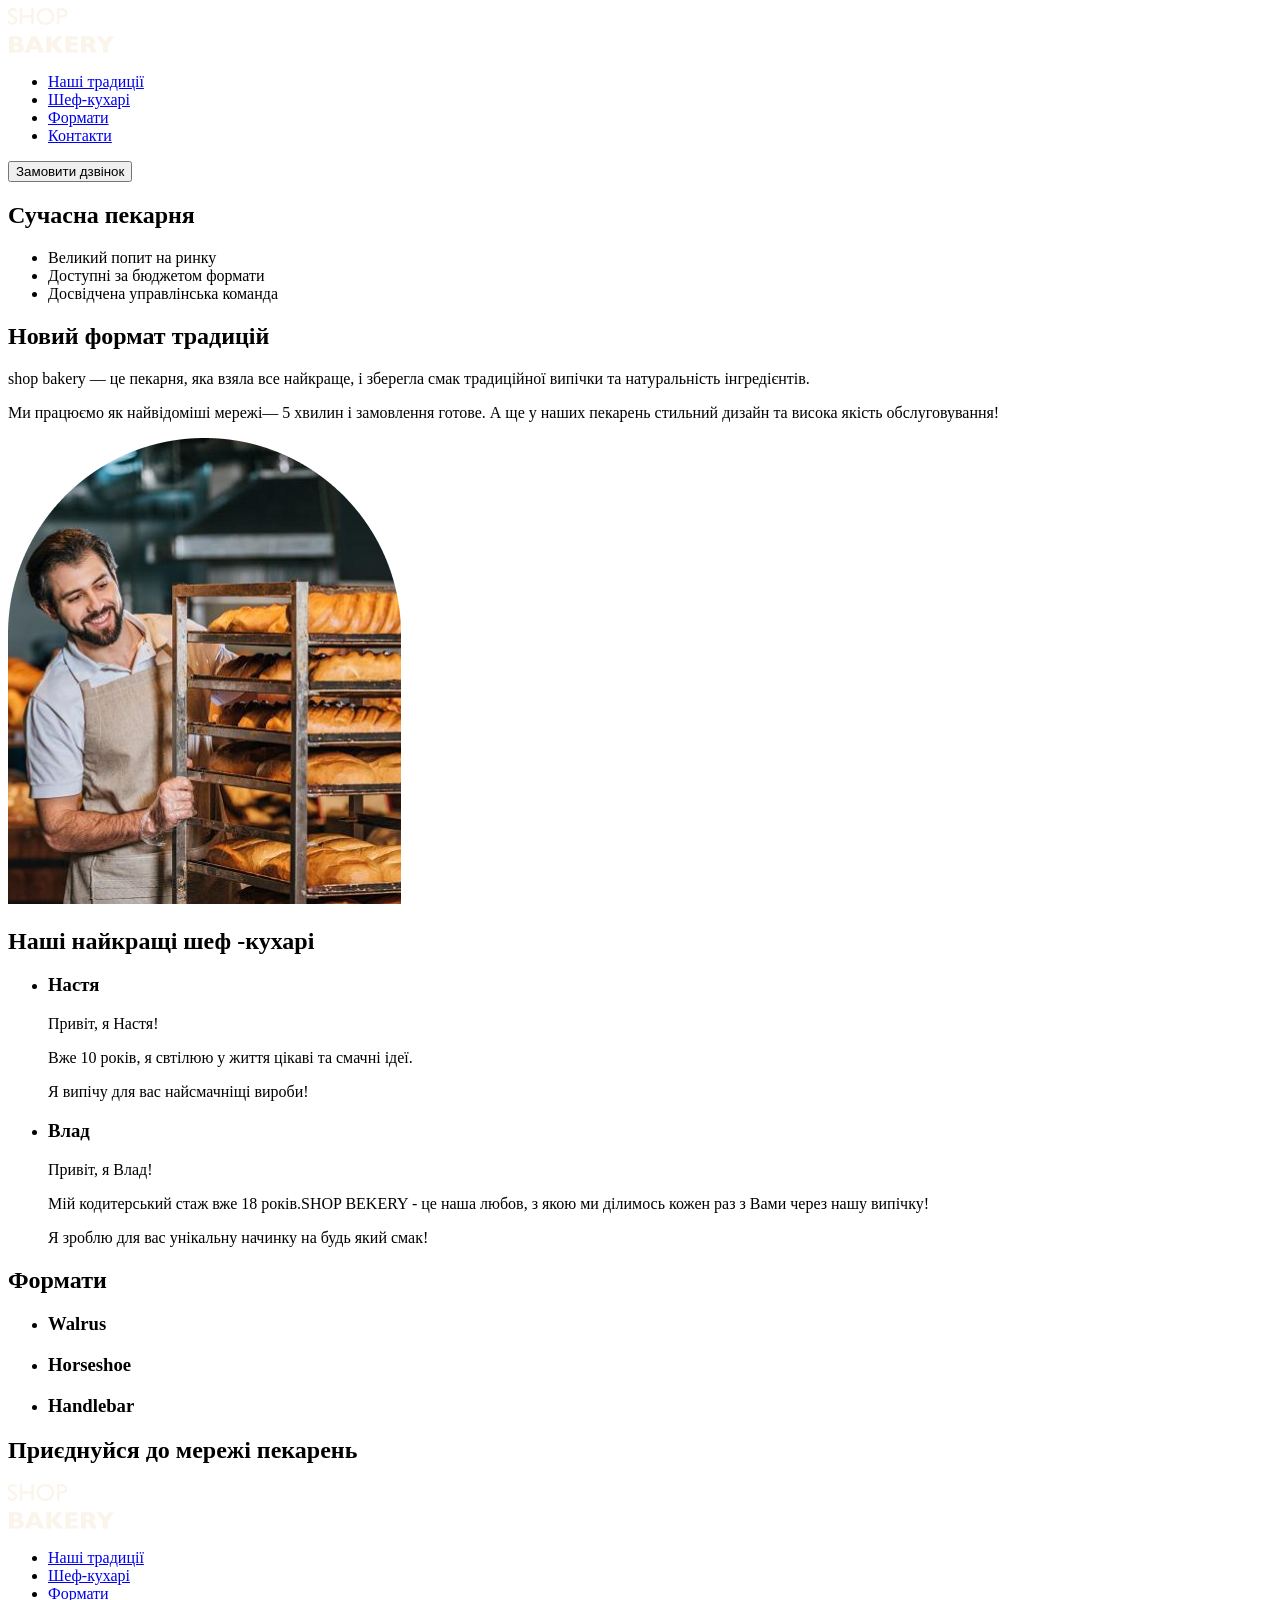
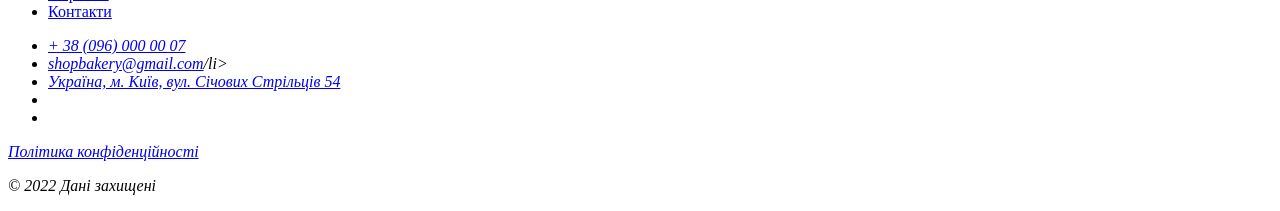
<file: index.html>
<!doctype html>
<html lang="en">
  <head>
    <meta charset="UTF-8" />
    <meta name="viewport" content="width=device-width, initial-scale=1.0" />
    <title>Сучасна пекарня</title>
  </head>
  <body>
    <header>
      <nav>
        <a href="#">
          <img src="./images/logo.svg" alt="Логотип сучасної пекарні" />
        </a>
        <ul>
          <li><a href="#">Наші традиції</a></li>
          <li><a href="#">Шеф-кухарі</a></li>
          <li><a href="#">Формати</a></li>
          <li><a href="#">Контакти</a></li>
        </ul>
      </nav>
      <button type="button">Замовити дзвінок</button>
    </header>
    <main>
      <section>
        <h1>Сучасна пекарня</h1>
      </section>
      <section>
        <ul>
          <li>Великий попит на ринку</li>
          <li>Доступні за бюджетом формати</li>
          <li>Досвідчена управлінська команда</li>
        </ul>
        <h2>Новий формат традицій</h2>
        <p>
          <span>shop bakery</span> — це пекарня, яка взяла все найкраще, і
          зберегла смак традиційної випічки та натуральність інгредієнтів.
        </p>
        <p>
          Ми працюємо як найвідоміші мережі—
          <span>5 хвилин і замовлення готове</span>. А ще у наших пекарень
          стильний дизайн та висока якість обслуговування!
        </p>
        <img
          src="./images/baker-man.jpg"
          alt="Чоловік пекар дивиться на батони із посмішкою"
        />
      </section>
      <section>
        <h2>Наші найкращі шеф -кухарі</h2>
        <ul>
          <li>
            <article>
              <h3>Настя</h3>
              <p>Привіт, я Настя!</p>
              <p>Вже 10 років, я свтілюю у життя цікаві та смачні ідеї.</p>
              <p>Я випічу для вас найсмачніщі вироби!</p>
            </article>
          </li>
          <li>
            <article>
              <h3>Влад</h3>
              <p>Привіт, я Влад!</p>
              <p>
                Мій кодитерський стаж вже 18 років.SHOP BEKERY - це наша любов,
                з якою ми ділимось кожен раз з Вами через нашу випічку!
              </p>
              <p>Я зроблю для вас унікальну начинку на будь який смак!</p>
            </article>
          </li>
        </ul>
      </section>
      <section>
        <h2>Формати</h2>
        <ul>
          <li>
            <article>
              <h3 lang="en">Walrus</h3>
            </article>
          </li>
          <li>
            <article>
              <h3 lang="en">Horseshoe</h3>
            </article>
          </li>
          <li>
            <article>
              <h3 lang="en">Handlebar</h3>
            </article>
          </li>
        </ul>
      </section>
      <section>
        <h2>Приєднуйся до мережі пекарень</h2>
      </section>
    </main>
    <footer>
      <nav>
        <a href="#">
          <img src="./images/logo.svg" alt="Логотип сучасної пекарні" />
        </a>
        <ul>
          <li><a href="#">Наші традиції</a></li>
          <li><a href="#">Шеф-кухарі</a></li>
          <li><a href="#">Формати</a></li>
          <li><a href="#">Контакти</a></li>
        </ul>
      </nav>
      <address>
        <ul>
          <li><a href="tel:+380960000007">+ 38 (096) 000 00 07</a></li>
          <li>
            <a href="mailto:shopbakery@gmail.com">shopbakery@gmail.com</a>/li>
          </li>
          <li>
            <a href="https://maps.app.goo.gl/vyef625wYCnZ9vK36" target="_blank">
              Україна, м. Київ, вул. Січових Стрільців 54
            </a>
          </li>
          <li>
            <a href="#">
              <!-- facebook icon -->
            </a>
          </li>
          <li>
            <a href="#">
              <!-- instagram icon -->
            </a>
          </li>
        </ul>
        <a href="#" target="_blank">Політика конфіденційності</a>
        <p>© 2022 Дані захищені</p>
      </address>
    </footer>
  </body>
</html>
</file>
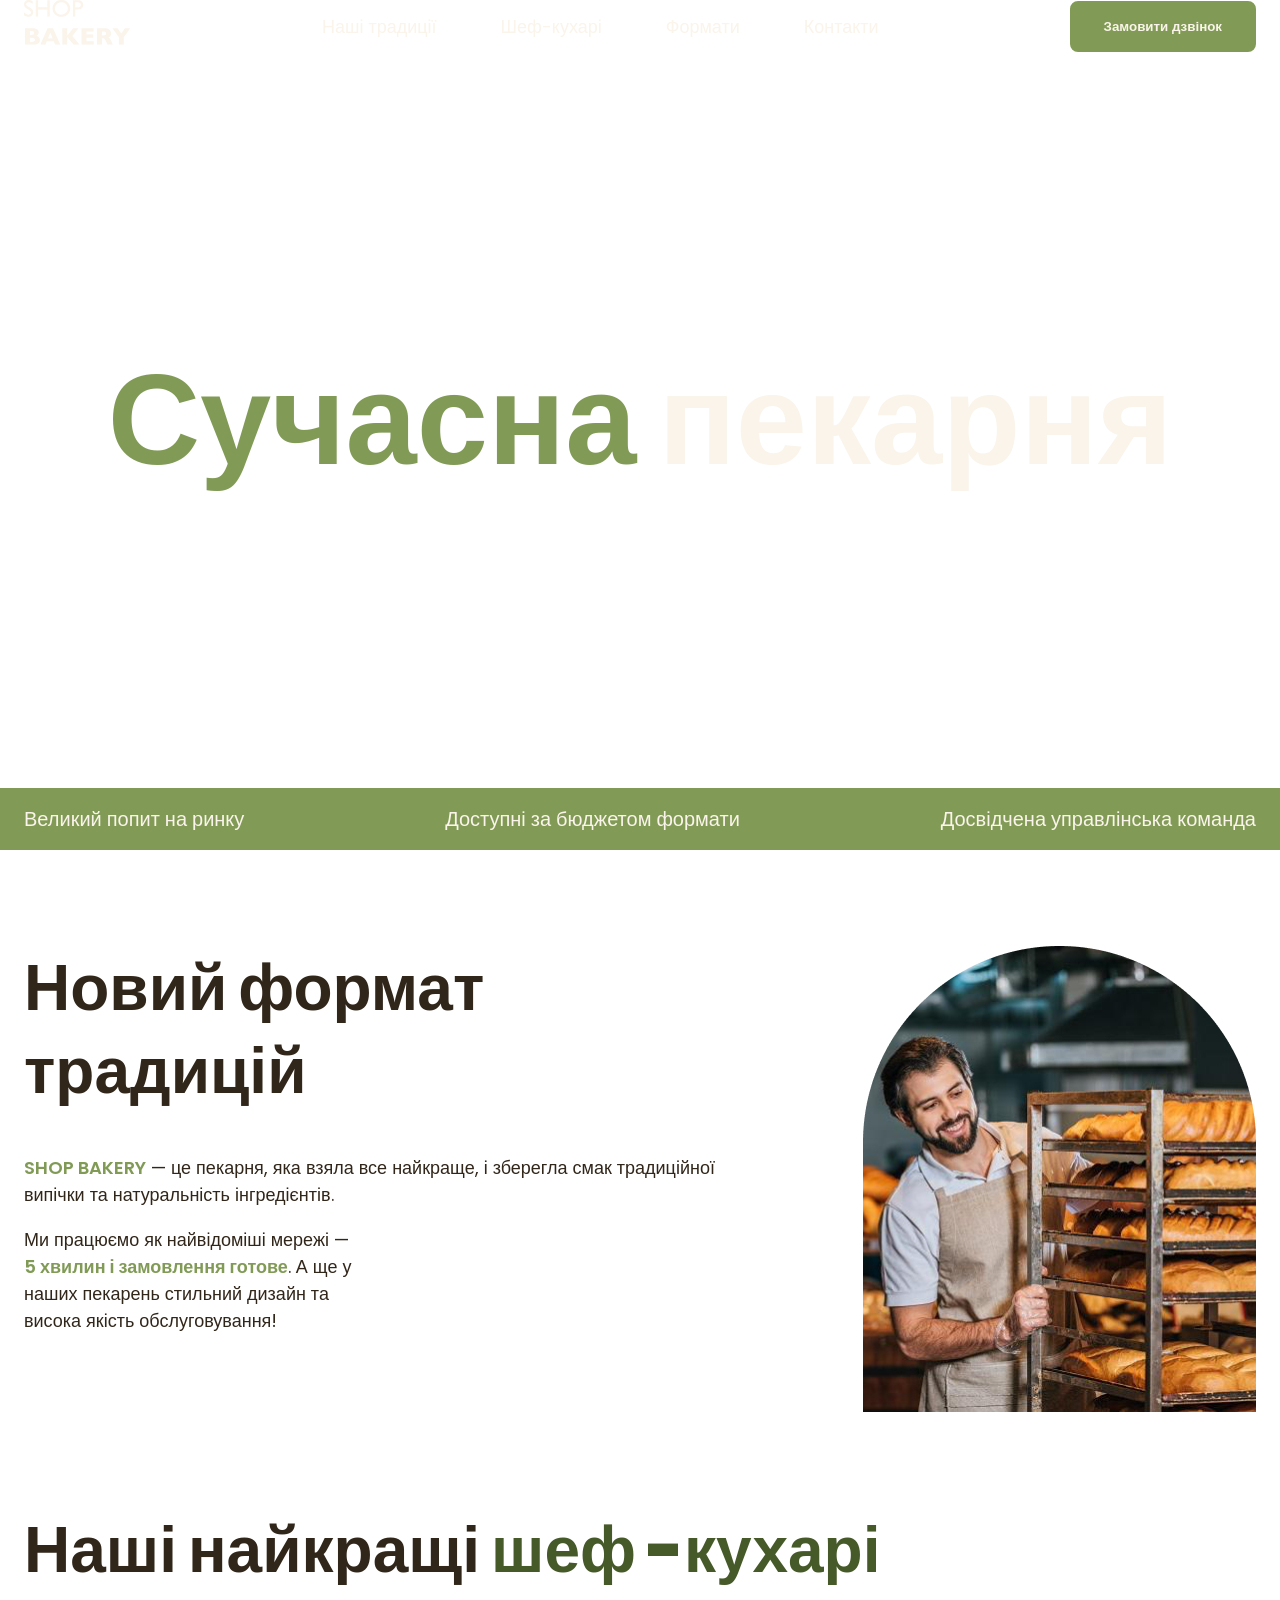
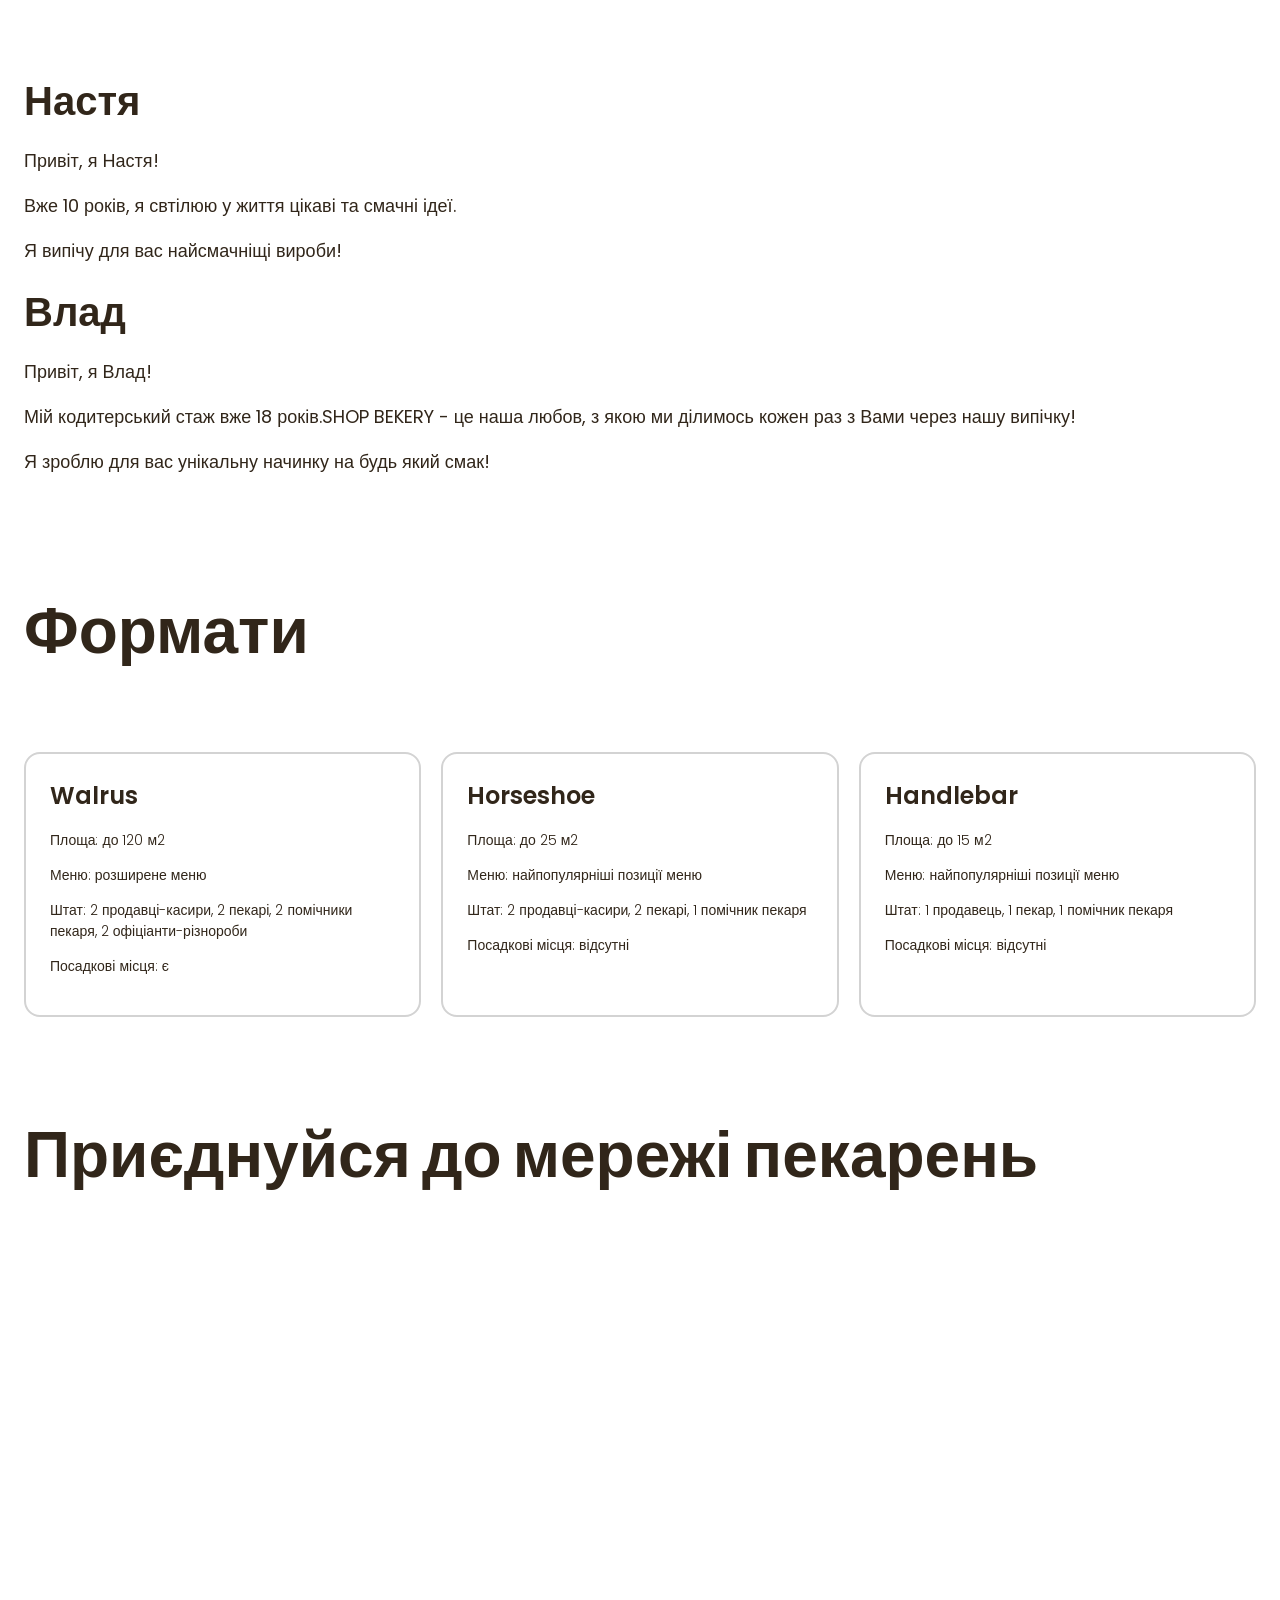
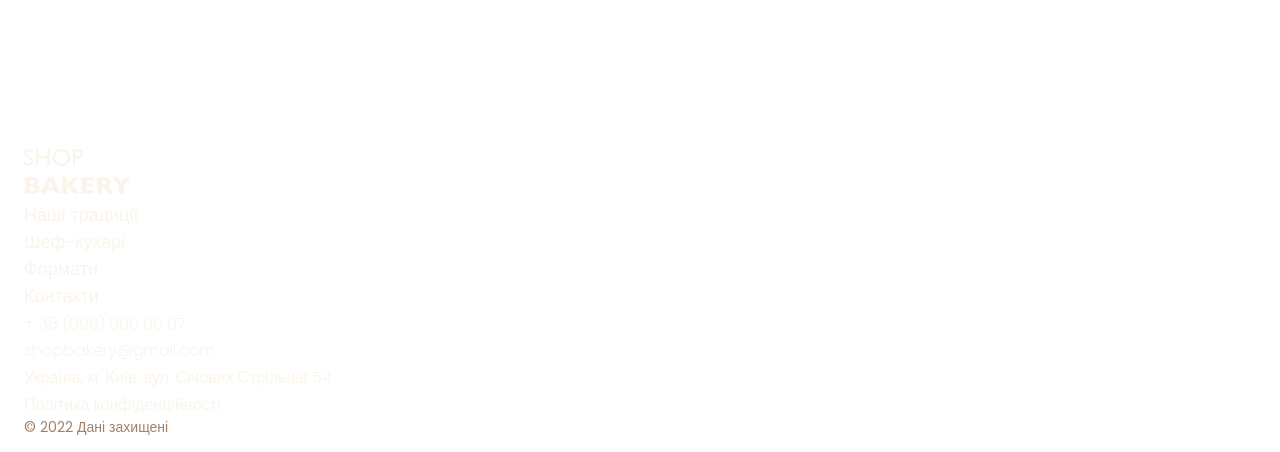
<file: modern-bakery/index.html>
<!doctype html>
<html lang="uk">
  <head>
    <meta charset="UTF-8" />
    <meta name="viewport" content="width=device-width, initial-scale=1.0" />
    <!-- Styles -->
    <link rel="stylesheet" href="./css/styles.css" />
    <title>Сучасна пекарня</title>
  </head>
  <body>
    <header>
      <div class="container">
        <div class="header-container">
          <nav class="header-nav">
            <a href="/">
              <img src="./images/logo.svg" alt="Логотип сучасної пекарні" />
            </a>
            <ul class="header-menu">
              <li>
                <a class="nav-link" href="#traditions-section">Наші традиції</a>
              </li>
              <li><a class="nav-link" href="#chefs-section">Шеф-кухарі</a></li>
              <li><a class="nav-link" href="#formats-section">Формати</a></li>
              <li><a class="nav-link" href="#contact-section">Контакти</a></li>
            </ul>
          </nav>
          <button class="button" type="button">Замовити дзвінок</button>
        </div>
      </div>
    </header>
    <main>
      <section class="hero-section">
        <div class="container">
          <h1 class="hero-title">
            <span class="accent">Сучасна</span> пекарня
          </h1>
        </div>
      </section>
      <section class="advantages-section">
        <div class="container">
          <h2 class="visually-hidden">Наші переваги</h2>
          <ul class="advantages-list">
            <li class="advantages-item">Великий попит на ринку</li>
            <li class="advantages-item">Доступні за бюджетом формати</li>
            <li class="advantages-item">Досвідчена управлінська команда</li>
          </ul>
        </div>
      </section>
      <section class="traditions-section section" id="traditions-section">
        <div class="container">
          <div class="traditions-container">
            <div class="traditions-content">
              <h2 class="traditions-title section-title">
                Новий формат традицій
              </h2>
              <p class="traditions-text">
                <span class="brand uppercase">shop bakery</span> — це пекарня,
                яка взяла все найкраще, і зберегла смак традиційної випічки та
                натуральність інгредієнтів.
              </p>
              <p class="traditions-text limited">
                Ми працюємо як найвідоміші мережі —
                <span class="brand">5 хвилин і замовлення готове</span>. А ще у
                наших пекарень стильний дизайн та висока якість обслуговування!
              </p>
            </div>
            <img
              src="./images/baker-man.jpg"
              alt="Чоловік пекар дивиться на батони із посмішкою"
            />
          </div>
        </div>
      </section>
      <section class="section" id="chefs-section">
        <div class="container">
          <h2 class="chefs-title section-title">
            Наші найкращі <span class="accent">шеф -кухарі</span>
          </h2>
          <ul>
            <li>
              <article>
                <h3 class="chef-title">Настя</h3>
                <p>Привіт, я Настя!</p>
                <p>Вже 10 років, я свтілюю у життя цікаві та смачні ідеї.</p>
                <p>Я випічу для вас найсмачніщі вироби!</p>
              </article>
            </li>
            <li>
              <article>
                <h3 class="chef-title">Влад</h3>
                <p>Привіт, я Влад!</p>
                <p>
                  Мій кодитерський стаж вже 18 років.SHOP BEKERY - це наша
                  любов, з якою ми ділимось кожен раз з Вами через нашу випічку!
                </p>
                <p>Я зроблю для вас унікальну начинку на будь який смак!</p>
              </article>
            </li>
          </ul>
        </div>
      </section>
      <section class="section" id="formats-section">
        <div class="container">
          <h2 class="formats-title section-title">Формати</h2>
          <ul class="formats-list">
            <li class="formats-item">
              <article class="format-card">
                <h3 class="format-title" lang="en">Walrus</h3>
                <div class="format-text">
                  <p>Площа: до 120 м2</p>
                  <p>Меню: розширене меню</p>
                  <p>
                    Штат: 2 продавці-касири, 2 пекарі, 2 помічники пекаря, 2
                    офіціанти-різнороби
                  </p>
                  <p>Посадкові місця: є</p>
                </div>
              </article>
            </li>
            <li class="formats-item">
              <article class="format-card">
                <h3 class="format-title" lang="en">Horseshoe</h3>
                <div class="format-text">
                  <p>Площа: до 25 м2</p>
                  <p>Меню: найпопулярніші позиції меню</p>
                  <p>Штат: 2 продавці-касири, 2 пекарі, 1 помічник пекаря</p>
                  <p>Посадкові місця: відсутні</p>
                </div>
              </article>
            </li>
            <li class="formats-item">
              <article class="format-card">
                <h3 class="format-title" lang="en">Handlebar</h3>
                <div class="format-text">
                  <p>Площа: до 15 м2</p>
                  <p>Меню: найпопулярніші позиції меню</p>
                  <p>Штат: 1 продавець, 1 пекар, 1 помічник пекаря</p>
                  <p>Посадкові місця: відсутні</p>
                </div>
              </article>
            </li>
          </ul>
        </div>
      </section>
      <section class="section" id="contact-section">
        <div class="container">
          <h2 class="contact-title section-title">
            Приєднуйся до мережі пекарень
          </h2>
          <iframe
            src="https://www.google.com/maps/embed?pb=!1m18!1m12!1m3!1d2540.163630435281!2d30.488698376557704!3d50.45667757159333!2m3!1f0!2f0!3f0!3m2!1i1024!2i768!4f13.1!3m3!1m2!1s0x40d4ce637c006b2d%3A0xaf86385f19996ff0!2z0LLRg9C70LjRhtGPINCh0ZbRh9C-0LLQuNGFINCh0YLRgNGW0LvRjNGG0ZbQsiwgNTQsINCa0LjRl9CyLCAwMjAwMA!5e0!3m2!1suk!2sua!4v1779355351198!5m2!1suk!2sua"
            width="605"
            height="481"
            style="border: 0"
            allowfullscreen=""
            loading="lazy"
            referrerpolicy="no-referrer-when-downgrade"
          ></iframe>
        </div>
      </section>
    </main>
    <footer>
      <div class="container">
        <nav>
          <a href="#">
            <img src="./images/logo.svg" alt="Логотип сучасної пекарні" />
          </a>
          <ul>
            <li>
              <a class="nav-link" href="#traditions-section">Наші традиції</a>
            </li>
            <li><a class="nav-link" href="#chefs-section">Шеф-кухарі</a></li>
            <li><a class="nav-link" href="#formats-section">Формати</a></li>
            <li><a class="nav-link" href="#contact-section">Контакти</a></li>
          </ul>
        </nav>
        <address>
          <ul>
            <li>
              <a class="address-link" href="tel:+380960000007"
                >+ 38 (096) 000 00 07
              </a>
            </li>
            <li>
              <a class="address-link" href="mailto:shopbakery@gmail.com"
                >shopbakery@gmail.com
              </a>
            </li>
            <li>
              <a
                class="address-link"
                href="https://maps.app.goo.gl/vyef625wYCnZ9vK36"
                target="_blank"
              >
                Україна, м. Київ, вул. Січових Стрільців 54
              </a>
            </li>
            <li>
              <a href="#">
                <!-- facebook icon -->
              </a>
            </li>
            <li>
              <a href="#">
                <!-- instagram icon -->
              </a>
            </li>
          </ul>
          <a class="address-link" href="#" target="_blank"
            >Політика конфіденційності
          </a>
          <p class="address-copyright">&copy; 2022 Дані захищені</p>
        </address>
      </div>
    </footer>
  </body>
</html>
</file>
<file: modern-bakery/css/styles.css>
@font-face {
  font-display: swap;
  font-family: 'Poppins';
  font-weight: 300;
  src: url('../fonts/poppins-v24-latin-300.woff2') format('woff2'); /* Chrome 36+, Opera 23+, Firefox 39+, Safari 12+, iOS 10+ */
}

@font-face {
  font-display: swap;
  font-family: 'Poppins';
  font-weight: 400;
  src: url('../fonts/poppins-v24-latin-regular.woff2') format('woff2');
}

@font-face {
  font-display: swap;
  font-family: 'Poppins';
  font-weight: 600;
  src: url('../fonts/poppins-v24-latin-600.woff2') format('woff2');
}

@font-face {
  font-display: swap;
  font-family: 'Poppins';
  font-weight: 900;
  src: url('../fonts/poppins-v24-latin-900.woff2') format('woff2');
}

:root {
  --color-brand-light: #819b57;
  --color-brand-dark: #465929;
  --color-primary-light: #faf4ea;
  --color-primary-dark: #31261a;
}

/* Base */
* {
  box-sizing: border-box;
}

body {
  color: var(--color-primary-dark);
  font-family: 'Poppins', sans-serif;
  font-size: 18px;
  font-weight: 400;
  line-height: 1.5;
  margin: 0;
}

h1,
h2,
h3,
h4,
h5,
h6,
p {
  margin-top: 0;
}

address {
  font-style: normal;
}

ul {
  list-style-type: none;
  margin: 0;
  padding: 0;
}

.visually-hidden {
  position: absolute;
  left: -10000px;
  top: auto;
  width: 1px;
  height: 1px;
  overflow: hidden;
}

/* Section */
.section {
  padding: 48px 0px;
}

.section-title {
  font-size: 64px;
  font-weight: 900;
  line-height: 1.3;
}

.section-title .accent {
  color: var(--color-brand-dark);
}

/* Container */
.container {
  width: 100%;
  max-width: 1288px;
  margin: 0 auto;
  padding: 0 24px;
}

/* Button */
.button {
  color: var(--color-primary-light);
  background-color: var(--color-brand-light);
  border: 2px solid var(--color-brand-light);
  border-radius: 8px;
  cursor: pointer;
  font-weight: 600;
  padding: 16px 32px;
}

.button:hover {
  color: var(--color-brand-dark);
  background-color: transparent;
}

/* Navigation links */
.nav-link {
  color: var(--color-primary-light);
  text-decoration: none;
}

.nav-link:hover {
  color: var(--color-brand-light);
}

/* Header */
.header-container {
  display: flex;
  align-items: center;
  gap: 40px;
}

.header-nav {
  display: flex;
  flex-grow: 1;
  align-items: center;
  gap: 40px;
}

.header-menu {
  display: flex;
  gap: 64px;
  flex-grow: 1;
  justify-content: center;
}

/* Hero section */
.hero-section {
  padding: 272px 0px;
}

.hero-title {
  color: var(--color-primary-light);
  text-align: center;
  font-size: 128px;
  font-weight: 900;
  margin-bottom: 0;
}

.hero-title .accent {
  color: var(--color-brand-light);
}

/* Advantages section */
.advantages-section {
  background-color: var(--color-brand-light);
  padding: 16px 0;
}

.advantages-list {
  display: flex;
  justify-content: space-between;
  gap: 40px;
}

.advantages-item {
  color: var(--color-primary-light);
  font-size: 20px;
  font-weight: 300;
}

/* Traditions section */
.traditions-section {
  padding-top: 96px;
}

.traditions-container {
  display: flex;
  justify-content: space-between;
  gap: 40px;
}

.traditions-content {
  max-width: 710px;
}

.traditions-title {
  margin-bottom: 42px;
}

.traditions-text .brand {
  color: var(--color-brand-light);
  font-weight: 600;
}

.traditions-text .uppercase {
  text-transform: uppercase;
}

.traditions-text.limited {
  max-width: 340px;
}

/* Chefs section */
.chefs-title {
  margin-bottom: 80px;
}

.chef-title {
  font-size: 40px;
  font-weight: 600;
  margin-bottom: 16px;
}

/* Formats section */
.formats-title {
  margin-bottom: 80px;
}

.formats-list {
  display: flex;
  flex-wrap: wrap;
  gap: 20px;
}

.formats-item {
  flex-basis: calc((100% - 40px) / 3);
  border: 2px solid lightgray;
  border-radius: 16px;
}

.format-card {
  padding: 24px;
}

.format-title {
  font-size: 24px;
  font-weight: 600;
  margin-bottom: 16px;
}

.format-text {
  font-size: 14px;
  font-weight: 300;
}

/* Contact section */
.contact-title {
  margin-bottom: 16px;
}

/* Footer */
.address-link {
  color: var(--color-primary-light);
  font-size: 16px;
  font-weight: 300;
  text-decoration: none;
}

.address-link:hover {
  color: var(--color-brand-light);
}

.address-copyright {
  color: #a18268;
  font-size: 14px;
  font-weight: 400;
}
</file>
